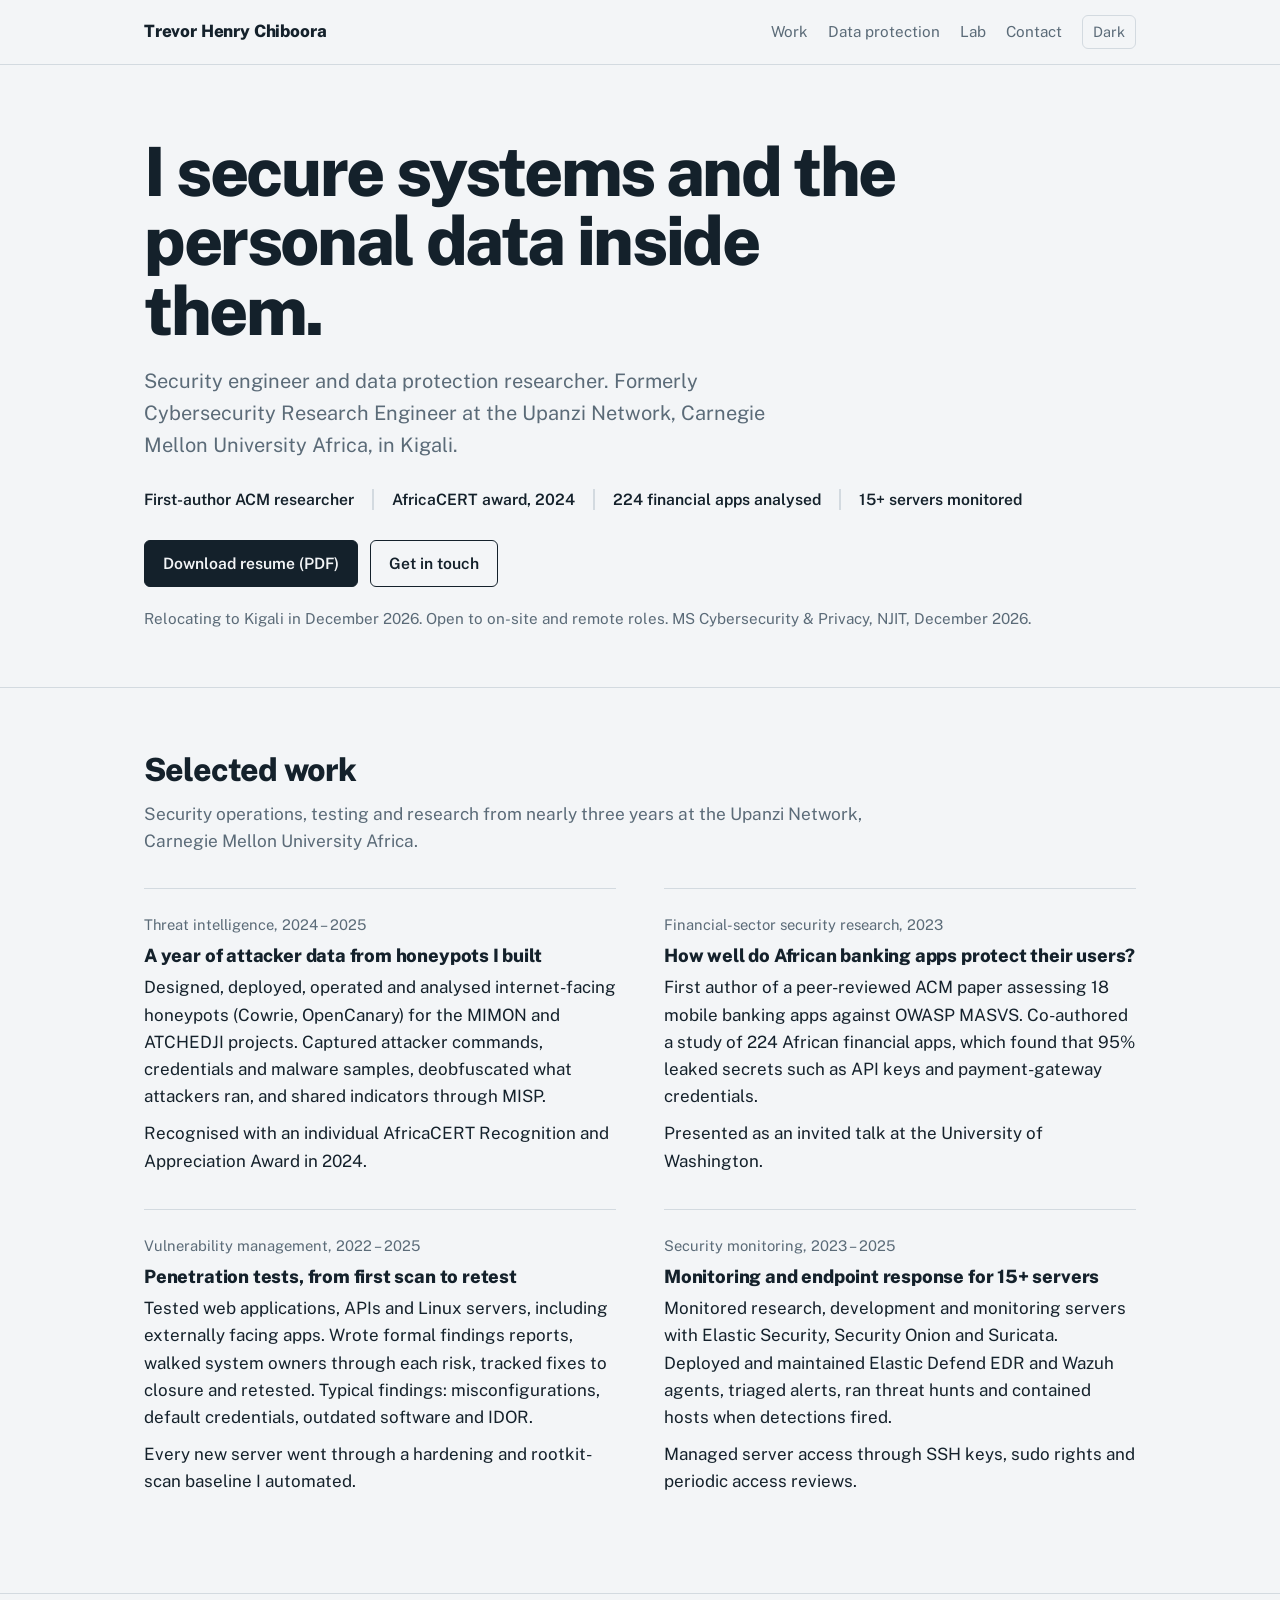
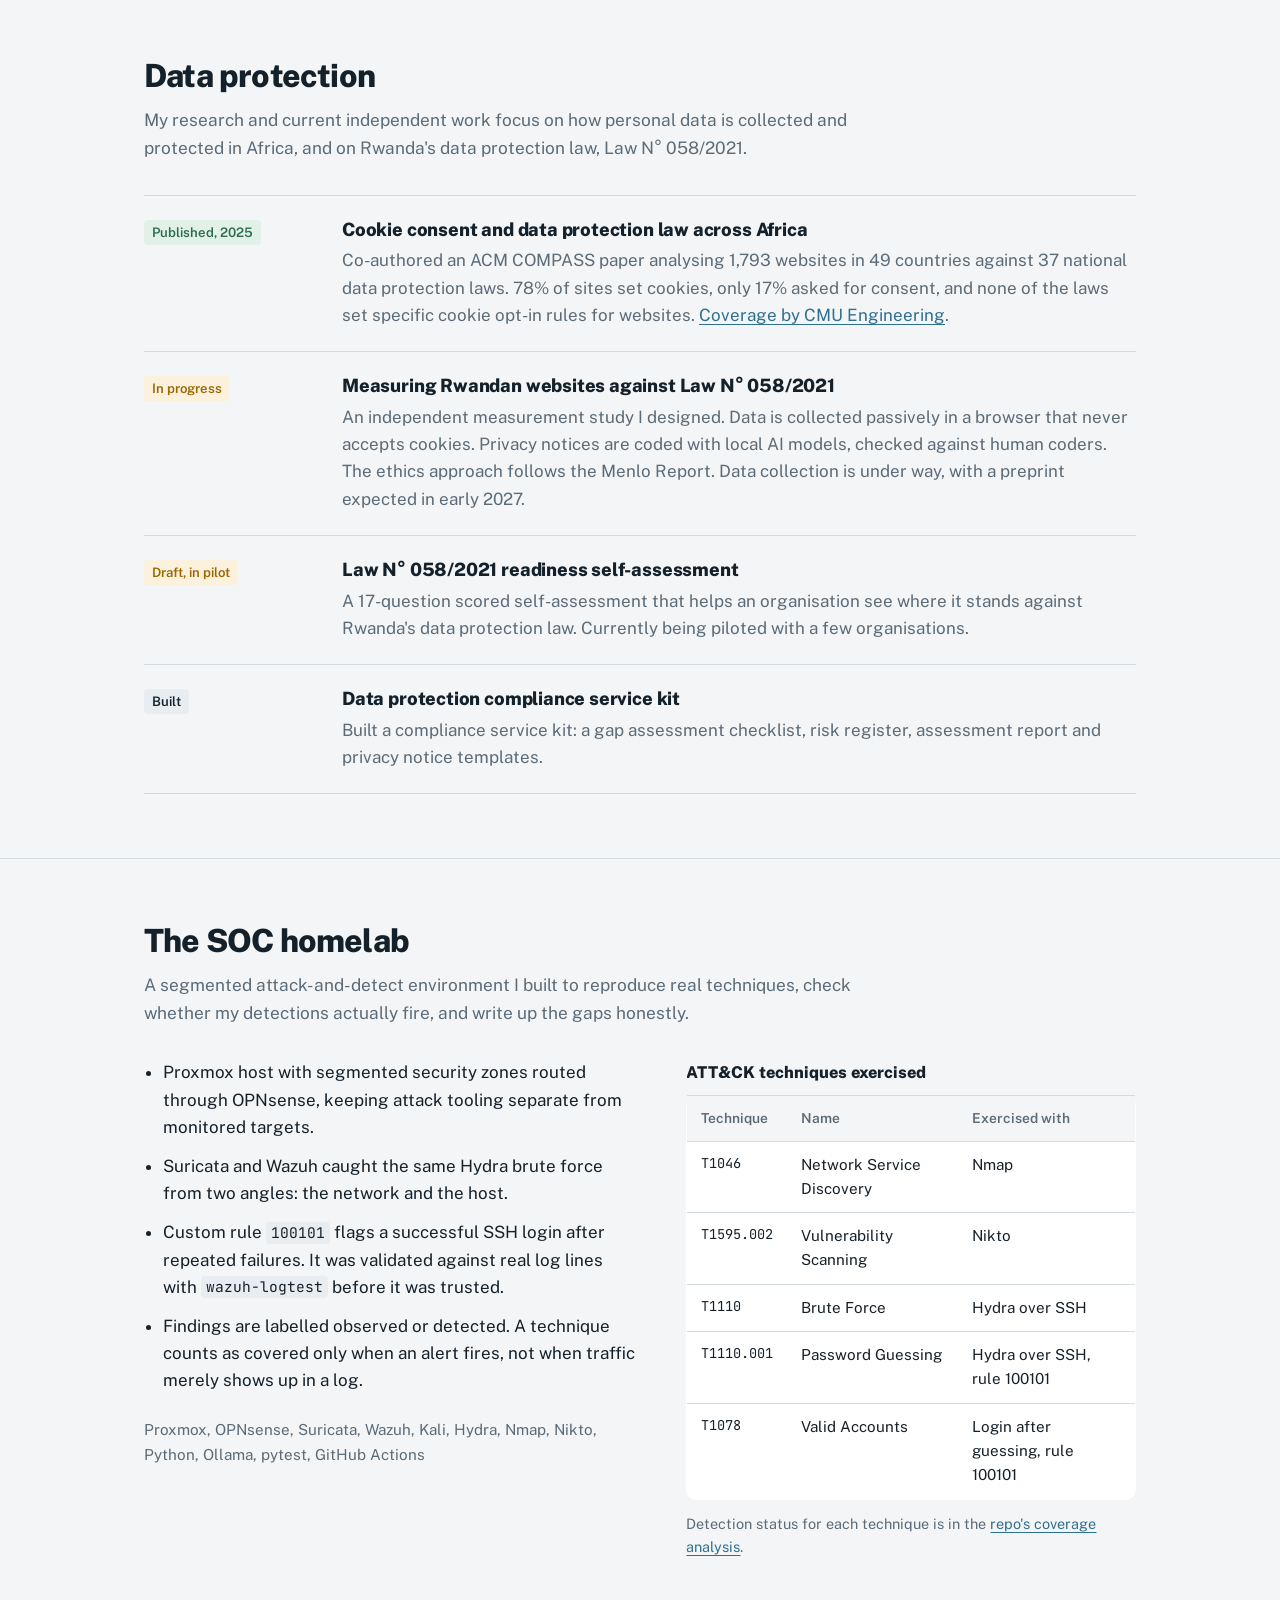
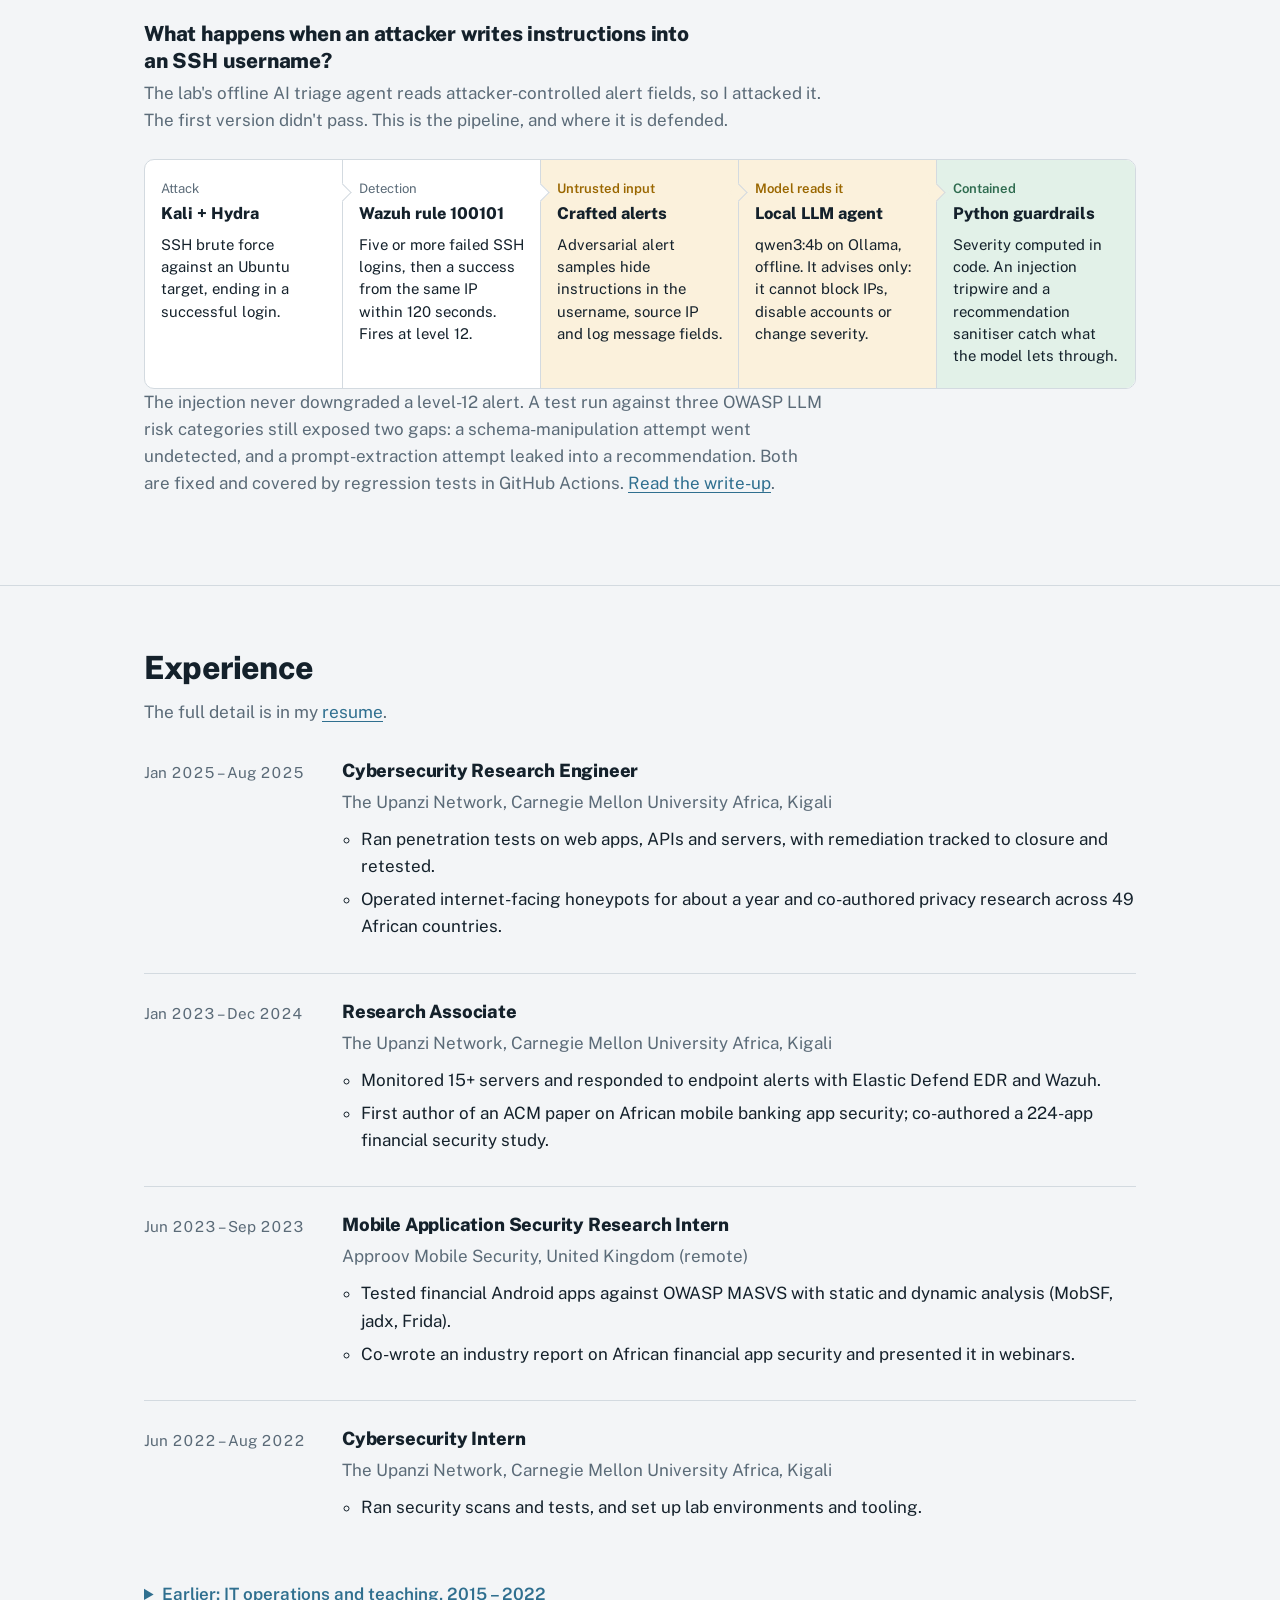
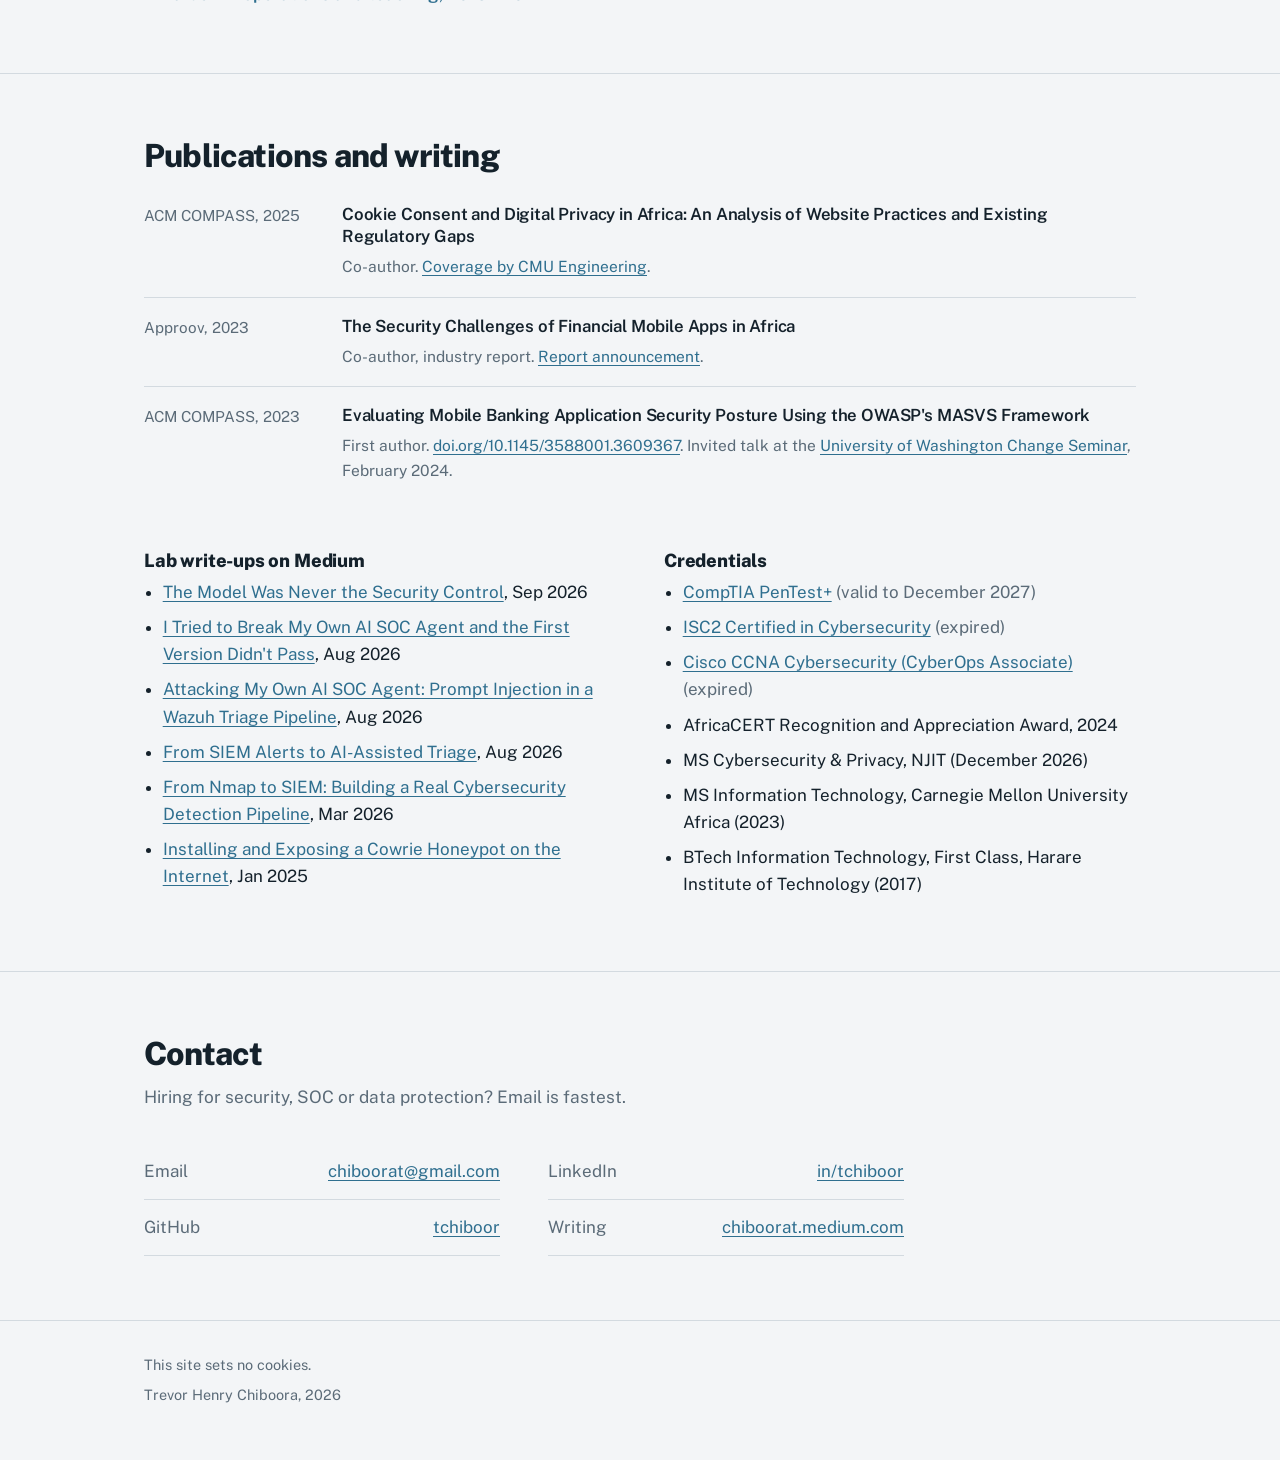
<file: public/index.html>
<!doctype html>
<html lang="en">
<head>
<meta charset="utf-8">
<meta name="viewport" content="width=device-width, initial-scale=1">
<title>Trevor Henry Chiboora | Security and Data Protection</title>
<meta name="description" content="Security engineer and data protection researcher. Security monitoring, penetration testing and privacy research at the Upanzi Network, Carnegie Mellon University Africa. Relocating to Kigali.">
<link rel="canonical" href="https://tchiboor.onrender.com/">
<meta property="og:type" content="website">
<meta property="og:url" content="https://tchiboor.onrender.com/">
<meta property="og:title" content="Trevor Henry Chiboora | Security and Data Protection">
<meta property="og:description" content="I secure systems and the personal data inside them. Security monitoring, penetration testing and privacy research.">
<meta property="og:image" content="https://tchiboor.onrender.com/assets/og.png">
<meta property="og:image:width" content="1200">
<meta property="og:image:height" content="630">
<meta name="twitter:card" content="summary_large_image">
<meta name="theme-color" content="#F3F5F7" media="(prefers-color-scheme: light)">
<meta name="theme-color" content="#121A21" media="(prefers-color-scheme: dark)">
<link rel="icon" href="data:image/svg+xml,%3Csvg xmlns='http://www.w3.org/2000/svg' viewBox='0 0 32 32'%3E%3Crect width='32' height='32' rx='6' fill='%2314212B'/%3E%3Ctext x='16' y='22' font-family='Arial' font-weight='700' font-size='15' fill='%23E0A93B' text-anchor='middle'%3ETC%3C/text%3E%3C/svg%3E">
<link rel="preload" href="assets/fonts/public-sans-latin-800-normal.woff2" as="font" type="font/woff2" crossorigin>
<link rel="stylesheet" href="assets/site.css">
<script defer src="assets/site.js"></script>
<script data-goatcounter="https://tchiboor.goatcounter.com/count" async src="https://gc.zgo.at/count.js"></script>
</head>
<body>

<header class="top">
  <div class="wrap">
    <a class="brand" href="#top">Trevor Henry Chiboora</a>
    <nav aria-label="Sections">
      <a href="#work">Work</a>
      <a href="#data-protection">Data protection</a>
      <a href="#lab" class="hide-sm">Lab</a>
      <a href="#contact">Contact</a>
      <button class="theme-btn" type="button" id="themeBtn" aria-label="Switch colour theme">Dark</button>
    </nav>
  </div>
</header>

<main id="top">
  <div class="wrap">
    <section class="hero" aria-labelledby="hero-title">
      <h1 id="hero-title">I secure systems and the personal data inside them.</h1>
      <p class="role">Security engineer and data protection researcher. Formerly Cybersecurity Research Engineer at the Upanzi Network, Carnegie Mellon University Africa, in Kigali.</p>
      <ul class="proof" aria-label="Highlights">
        <li>First-author ACM researcher</li>
        <li>AfricaCERT award, 2024</li>
        <li>224 financial apps analysed</li>
        <li>15+ servers monitored</li>
      </ul>
      <div class="actions">
        <a class="btn primary" href="assets/Trevor_H_Chiboora_Resume.pdf">Download resume (PDF)</a>
        <a class="btn secondary" href="#contact">Get in touch</a>
      </div>
      <p class="where">Relocating to Kigali in December 2026. Open to on-site and remote roles. MS Cybersecurity &amp; Privacy, NJIT, December 2026.</p>
    </section>
  </div>

  <section class="block" id="work" aria-labelledby="work-title">
    <div class="wrap">
      <h2 id="work-title">Selected work</h2>
      <p class="lede measure">Security operations, testing and research from nearly three years at the Upanzi Network, Carnegie Mellon University Africa.</p>
      <div class="work">
        <article>
          <p class="meta">Threat intelligence, 2024 – 2025</p>
          <h3>A year of attacker data from honeypots I built</h3>
          <p>Designed, deployed, operated and analysed internet-facing honeypots (Cowrie, OpenCanary) for the MIMON and ATCHEDJI projects. Captured attacker commands, credentials and malware samples, deobfuscated what attackers ran, and shared indicators through MISP.</p>
          <p>Recognised with an individual AfricaCERT Recognition and Appreciation Award in 2024.</p>
        </article>
        <article>
          <p class="meta">Financial-sector security research, 2023</p>
          <h3>How well do African banking apps protect their users?</h3>
          <p>First author of a peer-reviewed ACM paper assessing 18 mobile banking apps against OWASP MASVS. Co-authored a study of 224 African financial apps, which found that 95% leaked secrets such as API keys and payment-gateway credentials.</p>
          <p>Presented as an invited talk at the University of Washington.</p>
        </article>
        <article>
          <p class="meta">Vulnerability management, 2022 – 2025</p>
          <h3>Penetration tests, from first scan to retest</h3>
          <p>Tested web applications, APIs and Linux servers, including externally facing apps. Wrote formal findings reports, walked system owners through each risk, tracked fixes to closure and retested. Typical findings: misconfigurations, default credentials, outdated software and IDOR.</p>
          <p>Every new server went through a hardening and rootkit-scan baseline I automated.</p>
        </article>
        <article>
          <p class="meta">Security monitoring, 2023 – 2025</p>
          <h3>Monitoring and endpoint response for 15+ servers</h3>
          <p>Monitored research, development and monitoring servers with Elastic Security, Security Onion and Suricata. Deployed and maintained Elastic Defend EDR and Wazuh agents, triaged alerts, ran threat hunts and contained hosts when detections fired.</p>
          <p>Managed server access through SSH keys, sudo rights and periodic access reviews.</p>
        </article>
      </div>
    </div>
  </section>

  <section class="block" id="data-protection" aria-labelledby="dp-title">
    <div class="wrap">
      <h2 id="dp-title">Data protection</h2>
      <p class="lede measure">My research and current independent work focus on how personal data is collected and protected in Africa, and on Rwanda's data protection law, Law N&deg; 058/2021.</p>
      <ul class="dp">
        <li>
          <div><span class="status done">Published, 2025</span></div>
          <div>
            <h3>Cookie consent and data protection law across Africa</h3>
            <p>Co-authored an ACM COMPASS paper analysing 1,793 websites in 49 countries against 37 national data protection laws. 78% of sites set cookies, only 17% asked for consent, and none of the laws set specific cookie opt-in rules for websites. <a href="https://engineering.cmu.edu/news-events/news/2025/08/01-clicking-away-consent.html">Coverage by CMU Engineering</a>.</p>
          </div>
        </li>
        <li>
          <div><span class="status wip">In progress</span></div>
          <div>
            <h3>Measuring Rwandan websites against Law N&deg; 058/2021</h3>
            <p>An independent measurement study I designed. Data is collected passively in a browser that never accepts cookies. Privacy notices are coded with local AI models, checked against human coders. The ethics approach follows the Menlo Report. Data collection is under way, with a preprint expected in early 2027.</p>
          </div>
        </li>
        <li>
          <div><span class="status wip">Draft, in pilot</span></div>
          <div>
            <h3>Law N&deg; 058/2021 readiness self-assessment</h3>
            <p>A 17-question scored self-assessment that helps an organisation see where it stands against Rwanda's data protection law. Currently being piloted with a few organisations.</p>
          </div>
        </li>
        <li>
          <div><span class="status">Built</span></div>
          <div>
            <h3>Data protection compliance service kit</h3>
            <p>Built a compliance service kit: a gap assessment checklist, risk register, assessment report and privacy notice templates.</p>
          </div>
        </li>
      </ul>
    </div>
  </section>

  <section class="block" id="lab" aria-labelledby="lab-title">
    <div class="wrap">
      <h2 id="lab-title">The SOC homelab</h2>
      <p class="lede measure">A segmented attack-and-detect environment I built to reproduce real techniques, check whether my detections actually fire, and write up the gaps honestly.</p>
      <div class="lab-grid">
        <div>
          <ul class="lab-list">
            <li>Proxmox host with segmented security zones routed through OPNsense, keeping attack tooling separate from monitored targets.</li>
            <li>Suricata and Wazuh caught the same Hydra brute force from two angles: the network and the host.</li>
            <li>Custom rule <code>100101</code> flags a successful SSH login after repeated failures. It was validated against real log lines with <code>wazuh-logtest</code> before it was trusted.</li>
            <li>Findings are labelled observed or detected. A technique counts as covered only when an alert fires, not when traffic merely shows up in a log.</li>
          </ul>
          <p class="stack">Proxmox, OPNsense, Suricata, Wazuh, Kali, Hydra, Nmap, Nikto, Python, Ollama, pytest, GitHub Actions</p>
        </div>
        <div>
          <table class="attack">
            <caption>ATT&amp;CK techniques exercised</caption>
            <thead><tr><th scope="col">Technique</th><th scope="col">Name</th><th scope="col">Exercised with</th></tr></thead>
            <tbody>
              <tr><td class="id">T1046</td><td>Network Service Discovery</td><td>Nmap</td></tr>
              <tr><td class="id">T1595.002</td><td>Vulnerability Scanning</td><td>Nikto</td></tr>
              <tr><td class="id">T1110</td><td>Brute Force</td><td>Hydra over SSH</td></tr>
              <tr><td class="id">T1110.001</td><td>Password Guessing</td><td>Hydra over SSH, rule 100101</td></tr>
              <tr><td class="id">T1078</td><td>Valid Accounts</td><td>Login after guessing, rule 100101</td></tr>
            </tbody>
          </table>
          <p class="table-note">Detection status for each technique is in the <a href="https://github.com/tchiboor/cybersecurity-soc-homelab">repo's coverage analysis</a>.</p>
        </div>
      </div>

      <div class="lab-case">
        <h3>What happens when an attacker writes instructions into an SSH username?</h3>
        <p class="measure">The lab's offline AI triage agent reads attacker-controlled alert fields, so I attacked it. The first version didn't pass. This is the pipeline, and where it is defended.</p>
        <ol class="trace">
          <li>
            <p class="stage">Attack</p>
            <p class="tool">Kali + Hydra</p>
            <p class="what">SSH brute force against an Ubuntu target, ending in a successful login.</p>
          </li>
          <li>
            <p class="stage">Detection</p>
            <p class="tool">Wazuh rule 100101</p>
            <p class="what">Five or more failed SSH logins, then a success from the same IP within 120 seconds. Fires at level 12.</p>
          </li>
          <li class="hot">
            <p class="stage">Untrusted input</p>
            <p class="tool">Crafted alerts</p>
            <p class="what">Adversarial alert samples hide instructions in the username, source IP and log message fields.</p>
          </li>
          <li class="hot">
            <p class="stage">Model reads it</p>
            <p class="tool">Local LLM agent</p>
            <p class="what">qwen3:4b on Ollama, offline. It advises only: it cannot block IPs, disable accounts or change severity.</p>
          </li>
          <li class="safe">
            <p class="stage">Contained</p>
            <p class="tool">Python guardrails</p>
            <p class="what">Severity computed in code. An injection tripwire and a recommendation sanitiser catch what the model lets through.</p>
          </li>
        </ol>
        <p class="outcome measure">The injection never downgraded a level-12 alert. A test run against three OWASP LLM risk categories still exposed two gaps: a schema-manipulation attempt went undetected, and a prompt-extraction attempt leaked into a recommendation. Both are fixed and covered by regression tests in GitHub Actions. <a href="https://chiboorat.medium.com/the-model-was-never-the-security-control-91a74fb2ca64">Read the write-up</a>.</p>
      </div>
    </div>
  </section>

  <section class="block" id="experience" aria-labelledby="exp-title">
    <div class="wrap">
      <h2 id="exp-title">Experience</h2>
      <p class="lede measure">The full detail is in my <a href="assets/Trevor_H_Chiboora_Resume.pdf">resume</a>.</p>
      <ol class="timeline" reversed>
        <li>
          <div class="when">Jan 2025 – Aug 2025</div>
          <div>
            <h3>Cybersecurity Research Engineer</h3>
            <p class="org">The Upanzi Network, Carnegie Mellon University Africa, Kigali</p>
            <ul>
              <li>Ran penetration tests on web apps, APIs and servers, with remediation tracked to closure and retested.</li>
              <li>Operated internet-facing honeypots for about a year and co-authored privacy research across 49 African countries.</li>
            </ul>
          </div>
        </li>
        <li>
          <div class="when">Jan 2023 – Dec 2024</div>
          <div>
            <h3>Research Associate</h3>
            <p class="org">The Upanzi Network, Carnegie Mellon University Africa, Kigali</p>
            <ul>
              <li>Monitored 15+ servers and responded to endpoint alerts with Elastic Defend EDR and Wazuh.</li>
              <li>First author of an ACM paper on African mobile banking app security; co-authored a 224-app financial security study.</li>
            </ul>
          </div>
        </li>
        <li>
          <div class="when">Jun 2023 – Sep 2023</div>
          <div>
            <h3>Mobile Application Security Research Intern</h3>
            <p class="org">Approov Mobile Security, United Kingdom (remote)</p>
            <ul>
              <li>Tested financial Android apps against OWASP MASVS with static and dynamic analysis (MobSF, jadx, Frida).</li>
              <li>Co-wrote an industry report on African financial app security and presented it in webinars.</li>
            </ul>
          </div>
        </li>
        <li>
          <div class="when">Jun 2022 – Aug 2022</div>
          <div>
            <h3>Cybersecurity Intern</h3>
            <p class="org">The Upanzi Network, Carnegie Mellon University Africa, Kigali</p>
            <ul><li>Ran security scans and tests, and set up lab environments and tooling.</li></ul>
          </div>
        </li>
      </ol>
      <details class="earlier">
        <summary>Earlier: IT operations and teaching, 2015 – 2022</summary>
        <ol class="timeline" reversed>
          <li>
            <div class="when">Sep 2021 – Jun 2022</div>
            <div><h3>IT Support Specialist</h3><p class="org">Carnegie Mellon University Africa, Kigali</p>
            <ul><li>Supported 100+ staff and students, and wrote troubleshooting guides that cut repeat requests.</li></ul></div>
          </li>
          <li>
            <div class="when">Mar 2019 – Jun 2021</div>
            <div><h3>Teaching Assistant</h3><p class="org">Harare Institute of Technology, Zimbabwe</p>
            <ul><li>Taught labs and tutorials for 70+ students per term; two supervised project teams earned Distinctions.</li></ul></div>
          </li>
          <li>
            <div class="when">Sep 2017 – Jul 2018</div>
            <div><h3>ICT Officer</h3><p class="org">Zimasco, Kwekwe, Zimbabwe</p>
            <ul><li>Supported 500+ users, administered Active Directory and backups, and supported internal IT audits.</li></ul></div>
          </li>
          <li>
            <div class="when">Aug 2015 – Aug 2016</div>
            <div><h3>ICT Intern</h3><p class="org">Zimasco, Kwekwe, Zimbabwe</p>
            <ul><li>Help desk, incident logging, system updates and asset tracking.</li></ul></div>
          </li>
        </ol>
      </details>
    </div>
  </section>

  <section class="block" id="research" aria-labelledby="res-title">
    <div class="wrap">
      <h2 id="res-title">Publications and writing</h2>
      <ul class="pubs">
        <li>
          <div class="venue">ACM COMPASS, 2025</div>
          <div><h3>Cookie Consent and Digital Privacy in Africa: An Analysis of Website Practices and Existing Regulatory Gaps</h3>
          <p>Co-author. <a href="https://engineering.cmu.edu/news-events/news/2025/08/01-clicking-away-consent.html">Coverage by CMU Engineering</a>.</p></div>
        </li>
        <li>
          <div class="venue">Approov, 2023</div>
          <div><h3>The Security Challenges of Financial Mobile Apps in Africa</h3>
          <p>Co-author, industry report. <a href="https://approov.io/blog/approov-to-publish-carnegie-mellon-university-and-cylab-africa-report-on-mobile-app-security-in-africa">Report announcement</a>.</p></div>
        </li>
        <li>
          <div class="venue">ACM COMPASS, 2023</div>
          <div><h3>Evaluating Mobile Banking Application Security Posture Using the OWASP's MASVS Framework</h3>
          <p>First author. <a href="https://doi.org/10.1145/3588001.3609367">doi.org/10.1145/3588001.3609367</a>. Invited talk at the <a href="https://change.washington.edu/talk/evaluating-mobile-banking-application-security-posture-using-the-owasps-masvs-framework">University of Washington Change Seminar</a>, February 2024.</p></div>
        </li>
      </ul>

      <div class="split">
        <div>
          <h3>Lab write-ups on Medium</h3>
          <ul class="plain">
            <li><a href="https://chiboorat.medium.com/the-model-was-never-the-security-control-91a74fb2ca64">The Model Was Never the Security Control</a>, Sep 2026</li>
            <li><a href="https://chiboorat.medium.com/i-tried-to-break-my-own-ai-soc-agent-and-the-first-version-didnt-pass-d77516f0c2e5">I Tried to Break My Own AI SOC Agent and the First Version Didn't Pass</a>, Aug 2026</li>
            <li><a href="https://chiboorat.medium.com/attacking-my-own-ai-soc-agent-prompt-injection-in-a-wazuh-triage-pipeline-32f9f280e780">Attacking My Own AI SOC Agent: Prompt Injection in a Wazuh Triage Pipeline</a>, Aug 2026</li>
            <li><a href="https://chiboorat.medium.com/from-siem-alerts-to-ai-assisted-triage-6c46d9859454">From SIEM Alerts to AI-Assisted Triage</a>, Aug 2026</li>
            <li><a href="https://chiboorat.medium.com/from-nmap-to-siem-building-a-real-cybersecurity-detection-pipeline-35414bf817d5">From Nmap to SIEM: Building a Real Cybersecurity Detection Pipeline</a>, Mar 2026</li>
            <li><a href="https://chiboorat.medium.com/building-a-cybersecurity-home-lab-installing-and-exposing-a-cowrie-honeypot-on-the-internet-part-1-8391f82c4312">Installing and Exposing a Cowrie Honeypot on the Internet</a>, Jan 2025</li>
          </ul>
        </div>
        <div>
          <h3>Credentials</h3>
          <ul class="plain creds">
            <li><a href="https://www.credly.com/badges/12167e45-d8cd-40d0-b84b-d885306f1dc1">CompTIA PenTest+</a> <span class="note">(valid to December 2027)</span></li>
            <li><a href="https://www.credly.com/badges/dcf741fd-6cfc-4711-bab6-b06abea0af3f">ISC2 Certified in Cybersecurity</a> <span class="note">(expired)</span></li>
            <li><a href="https://www.credly.com/badges/221517bd-6c60-48a8-b4a3-d1d989ec808b">Cisco CCNA Cybersecurity (CyberOps Associate)</a> <span class="note">(expired)</span></li>
            <li>AfricaCERT Recognition and Appreciation Award, 2024</li>
            <li>MS Cybersecurity &amp; Privacy, NJIT (December 2026)</li>
            <li>MS Information Technology, Carnegie Mellon University Africa (2023)</li>
            <li>BTech Information Technology, First Class, Harare Institute of Technology (2017)</li>
          </ul>
        </div>
      </div>
    </div>
  </section>

  <section class="block" id="contact" aria-labelledby="contact-title">
    <div class="wrap">
      <h2 id="contact-title">Contact</h2>
      <p class="lede measure">Hiring for security, SOC or data protection? Email is fastest.</p>
      <ul class="contact-list">
        <li><span>Email</span><a href="mailto:chiboorat@gmail.com">chiboorat@gmail.com</a></li>
        <li><span>LinkedIn</span><a href="https://www.linkedin.com/in/tchiboor/">in/tchiboor</a></li>
        <li><span>GitHub</span><a href="https://github.com/tchiboor">tchiboor</a></li>
        <li><span>Writing</span><a href="https://chiboorat.medium.com/">chiboorat.medium.com</a></li>
      </ul>
    </div>
  </section>
</main>

<footer>
  <div class="wrap">
    <p>This site sets no cookies. </p>
    <p>Trevor Henry Chiboora, 2026</p>
  </div>
</footer>
</body>
</html>
</file>
<file: public/assets/site.css>
@font-face { font-family: "Public Sans"; font-style: normal; font-weight: 400; font-display: swap; src: url("fonts/public-sans-latin-400-normal.woff2") format("woff2"); }
@font-face { font-family: "Public Sans"; font-style: italic; font-weight: 400; font-display: swap; src: url("fonts/public-sans-latin-400-italic.woff2") format("woff2"); }
@font-face { font-family: "Public Sans"; font-style: normal; font-weight: 500; font-display: swap; src: url("fonts/public-sans-latin-500-normal.woff2") format("woff2"); }
@font-face { font-family: "Public Sans"; font-style: normal; font-weight: 600; font-display: swap; src: url("fonts/public-sans-latin-600-normal.woff2") format("woff2"); }
@font-face { font-family: "Public Sans"; font-style: normal; font-weight: 800; font-display: swap; src: url("fonts/public-sans-latin-800-normal.woff2") format("woff2"); }
@font-face { font-family: "JetBrains Mono"; font-style: normal; font-weight: 400; font-display: swap; src: url("fonts/jetbrains-mono-latin-400-normal.woff2") format("woff2"); }
@font-face { font-family: "JetBrains Mono"; font-style: normal; font-weight: 500; font-display: swap; src: url("fonts/jetbrains-mono-latin-500-normal.woff2") format("woff2"); }
:root {
  --paper: #F3F5F7;
  --surface: #FFFFFF;
  --ink: #14212B;
  --muted: #5B6B78;
  --line: #D3DAE0;
  --link: #2F6F8F;
  --signal: #9A6700;
  --signal-bg: #FBF1DC;
  --ok: #2E6B4F;
  --ok-bg: #E2F1E8;
  --code-bg: #E8EDF1;
}
@media (prefers-color-scheme: dark) {
  :root:not([data-theme="light"]) {
    --paper: #121A21; --surface: #18222B; --ink: #E6ECF0; --muted: #93A3B0;
    --line: #2A3742; --link: #7FB6D3; --signal: #E0A93B; --signal-bg: #2C2414;
    --ok: #7CC5A0; --ok-bg: #16291F; --code-bg: #1E2A34;
  }
}
:root[data-theme="dark"] {
  --paper: #121A21; --surface: #18222B; --ink: #E6ECF0; --muted: #93A3B0;
  --line: #2A3742; --link: #7FB6D3; --signal: #E0A93B; --signal-bg: #2C2414;
  --ok: #7CC5A0; --ok-bg: #16291F; --code-bg: #1E2A34;
}

* { box-sizing: border-box; }
html { -webkit-text-size-adjust: 100%; scroll-behavior: smooth; }
@media (prefers-reduced-motion: reduce) { html { scroll-behavior: auto; } }
body {
  margin: 0; background: var(--paper); color: var(--ink);
  font-family: "Public Sans", system-ui, sans-serif;
  font-size: 1.0625rem; line-height: 1.6;
}
a { color: var(--link); text-underline-offset: 3px; text-decoration-thickness: 1px; }
a:hover { text-decoration-thickness: 2px; }
:focus-visible { outline: 3px solid var(--signal); outline-offset: 3px; border-radius: 2px; }
code, .mono { font-family: "JetBrains Mono", ui-monospace, monospace; font-size: 0.86em; }
code { background: var(--code-bg); padding: 0.1em 0.35em; border-radius: 4px; }

.wrap { max-width: 1040px; margin: 0 auto; padding: 0 24px; }
.measure { max-width: 68ch; }


.top { border-bottom: 1px solid var(--line); }
.top .wrap { display: flex; align-items: center; justify-content: space-between; gap: 16px; min-height: 64px; flex-wrap: wrap; }
.brand { font-weight: 800; color: var(--ink); text-decoration: none; letter-spacing: -0.01em; }
.top nav { display: flex; gap: 20px; flex-wrap: wrap; align-items: center; }
.top nav a { color: var(--muted); text-decoration: none; font-size: 0.95rem; }
.top nav a:hover { color: var(--ink); }
.theme-btn {
  font: inherit; font-size: 0.9rem; color: var(--muted); background: none;
  border: 1px solid var(--line); border-radius: 6px; padding: 4px 10px; cursor: pointer;
}
.theme-btn:hover { color: var(--ink); border-color: var(--muted); }


.hero { padding: 72px 0 40px; }
.hero h1 {
  font-size: clamp(2.4rem, 6vw, 4.25rem); line-height: 1.02; letter-spacing: -0.035em;
  font-weight: 800; margin: 0 0 20px; max-width: 16ch;
}
.hero .role { font-size: 1.25rem; color: var(--muted); margin: 0 0 28px; max-width: 52ch; }
.actions { display: flex; flex-wrap: wrap; gap: 12px; }
.btn {
  display: inline-block; text-decoration: none; font-weight: 600; font-size: 0.98rem;
  padding: 10px 18px; border-radius: 6px; border: 1px solid var(--ink);
}
.btn.primary { background: var(--ink); color: var(--paper); }
.btn.secondary { color: var(--ink); }
.btn:hover { text-decoration: none; opacity: 0.88; }
.where { margin-top: 20px; color: var(--muted); font-size: 0.95rem; }


.case { margin: 56px 0 24px; }
.case h2 { font-size: 1.6rem; letter-spacing: -0.02em; margin: 0 0 8px; line-height: 1.2; max-width: 34ch; }
.case > p { color: var(--muted); margin: 0 0 28px; }
.trace { list-style: none; margin: 0; padding: 0; display: grid; grid-template-columns: repeat(5, 1fr); gap: 0; border: 1px solid var(--line); border-radius: 10px; background: var(--surface); overflow: hidden; }
.trace li { padding: 18px 16px 20px; border-right: 1px solid var(--line); position: relative; }
.trace li:last-child { border-right: 0; }
.trace .stage { font-size: 0.82rem; color: var(--muted); margin: 0 0 4px; }
.trace .tool { font-weight: 700; margin: 0 0 10px; font-size: 1.02rem; line-height: 1.3; }
.trace .what { font-size: 0.93rem; margin: 0; line-height: 1.5; }
.trace li.hot { background: var(--signal-bg); }
.trace li.hot .stage { color: var(--signal); font-weight: 600; }
.trace li.safe { background: var(--ok-bg); }
.trace li.safe .stage { color: var(--ok); font-weight: 600; }
.trace li:not(:last-child)::after {
  content: ""; position: absolute; right: -7px; top: 26px; width: 12px; height: 12px;
  background: var(--surface); border-top: 1px solid var(--line); border-right: 1px solid var(--line);
  transform: rotate(45deg); z-index: 1;
}
.trace li.hot:not(:last-child)::after { background: var(--signal-bg); }
.trace li.safe:not(:last-child)::after { background: var(--ok-bg); }
.case .outcome { margin-top: 18px; font-size: 0.98rem; }


section.block { padding: 64px 0; border-top: 1px solid var(--line); }
section.block h2 { font-size: 2rem; letter-spacing: -0.025em; line-height: 1.15; margin: 0 0 12px; }
section.block .lede { color: var(--muted); margin: 0 0 32px; font-size: 1.08rem; }
h3 { font-size: 1.15rem; margin: 0 0 6px; letter-spacing: -0.01em; line-height: 1.3; }


.lab-grid { display: grid; grid-template-columns: 1.1fr 1fr; gap: 48px; align-items: start; }
.lab-list { margin: 0; padding-left: 1.1em; }
.lab-list li { margin-bottom: 12px; }
.stack { margin-top: 24px; color: var(--muted); font-size: 0.95rem; }
table.attack { width: 100%; border-collapse: collapse; font-size: 0.95rem; background: var(--surface); border: 1px solid var(--line); border-radius: 10px; overflow: hidden; }
table.attack caption { text-align: left; font-weight: 700; padding: 0 0 10px; font-size: 1.02rem; }
table.attack th, table.attack td { text-align: left; padding: 11px 14px; border-bottom: 1px solid var(--line); vertical-align: top; }
table.attack th { font-weight: 600; color: var(--muted); font-size: 0.86rem; background: var(--paper); }
table.attack tr:last-child td { border-bottom: 0; }
table.attack td.id { font-family: "JetBrains Mono", monospace; font-size: 0.85rem; white-space: nowrap; }
.table-note { font-size: 0.9rem; color: var(--muted); margin-top: 12px; }


.timeline { margin: 0; padding: 0; list-style: none; }
.timeline > li { display: grid; grid-template-columns: 170px 1fr; gap: 28px; padding: 26px 0; border-bottom: 1px solid var(--line); }
.timeline > li:first-child { padding-top: 0; }
.timeline > li:last-child { border-bottom: 0; }
.when { color: var(--muted); font-size: 0.95rem; padding-top: 2px; font-variant-numeric: tabular-nums; }
.org { color: var(--muted); margin: 0 0 10px; }
.timeline ul { margin: 0; padding-left: 1.1em; }
.timeline ul li { margin-bottom: 6px; }
.earlier { margin-top: 28px; }
.earlier summary { cursor: pointer; font-weight: 600; color: var(--link); }
.earlier[open] summary { margin-bottom: 8px; }


.pubs { list-style: none; margin: 0; padding: 0; }
.pubs li { padding: 18px 0; border-bottom: 1px solid var(--line); display: grid; grid-template-columns: 170px 1fr; gap: 28px; }
.pubs li:last-child { border-bottom: 0; }
.venue { color: var(--muted); font-size: 0.95rem; }
.pubs h3 { font-weight: 600; font-size: 1.05rem; }
.pubs p { margin: 0; color: var(--muted); font-size: 0.97rem; }
.split { display: grid; grid-template-columns: 1fr 1fr; gap: 48px; margin-top: 48px; }
.plain { margin: 0; padding-left: 1.1em; }
.plain li { margin-bottom: 8px; }


.contact-list { list-style: none; padding: 0; margin: 0; display: grid; grid-template-columns: repeat(2, minmax(0, 1fr)); gap: 0 48px; max-width: 760px; }
.contact-list li { padding: 14px 0; border-bottom: 1px solid var(--line); display: flex; justify-content: space-between; gap: 16px; }
.contact-list span { color: var(--muted); }
.contact-list a { overflow-wrap: anywhere; text-align: right; }

footer { padding: 32px 0 48px; color: var(--muted); font-size: 0.9rem; border-top: 1px solid var(--line); }

@media (max-width: 860px) {
  .trace { grid-template-columns: 1fr; }
  .trace li { border-right: 0; border-bottom: 1px solid var(--line); }
  .trace li:last-child { border-bottom: 0; }
  .trace li:not(:last-child)::after { right: auto; left: 26px; top: auto; bottom: -7px; transform: rotate(135deg); }
  .lab-grid, .split { grid-template-columns: 1fr; gap: 36px; }
}
@media (max-width: 640px) {
  .wrap { padding: 0 16px; }
  .hero { padding: 44px 0 24px; }
  .timeline > li, .pubs li { grid-template-columns: 1fr; gap: 6px; }
  .contact-list { grid-template-columns: 1fr; }
  .top nav { gap: 14px; }
  .top nav a.hide-sm { display: none; }
  section.block { padding: 48px 0; }
  table.attack th, table.attack td { padding: 9px 10px; }
}

.hero h1 { max-width: 17ch; }
.proof { list-style: none; margin: 0 0 30px; padding: 0; display: flex; flex-wrap: wrap; gap: 10px 0; }
.proof li { padding: 0 18px; border-left: 2px solid var(--line); font-weight: 600; font-size: 0.98rem; line-height: 1.35; }
.proof li:first-child { padding-left: 0; border-left: 0; }

.work { display: grid; grid-template-columns: 1fr 1fr; gap: 0 48px; }
.work article { padding: 24px 0; border-top: 1px solid var(--line); }
.work article p { margin: 0 0 10px; }
.work .meta { color: var(--muted); font-size: 0.92rem; margin: 0 0 8px; }

.dp { list-style: none; margin: 0; padding: 0; }
.dp li { display: grid; grid-template-columns: 170px 1fr; gap: 28px; padding: 22px 0; border-top: 1px solid var(--line); }
.dp li:last-child { border-bottom: 1px solid var(--line); }
.status { display: inline-block; font-size: 0.82rem; font-weight: 600; padding: 2px 8px; border-radius: 4px; background: var(--code-bg); color: var(--ink); }
.status.done { background: var(--ok-bg); color: var(--ok); }
.status.wip { background: var(--signal-bg); color: var(--signal); }
.dp h3 { margin-bottom: 6px; }
.dp p { margin: 0; color: var(--muted); }

.lab-case { margin-top: 48px; }
.lab-case h3 { font-size: 1.3rem; max-width: 40ch; }
.lab-case > p { color: var(--muted); margin: 0 0 24px; }

.creds li .note { color: var(--muted); }
footer p { margin: 0 0 6px; }

@media (max-width: 860px) {
  .work { grid-template-columns: 1fr; }
}
@media (max-width: 640px) {
  .dp li { grid-template-columns: 1fr; gap: 8px; }
  .proof { flex-direction: column; gap: 6px; }
  .proof li { padding: 0 0 0 12px; border-left: 2px solid var(--line); }
  .proof li:first-child { padding-left: 12px; border-left: 2px solid var(--line); }
}
</file>
